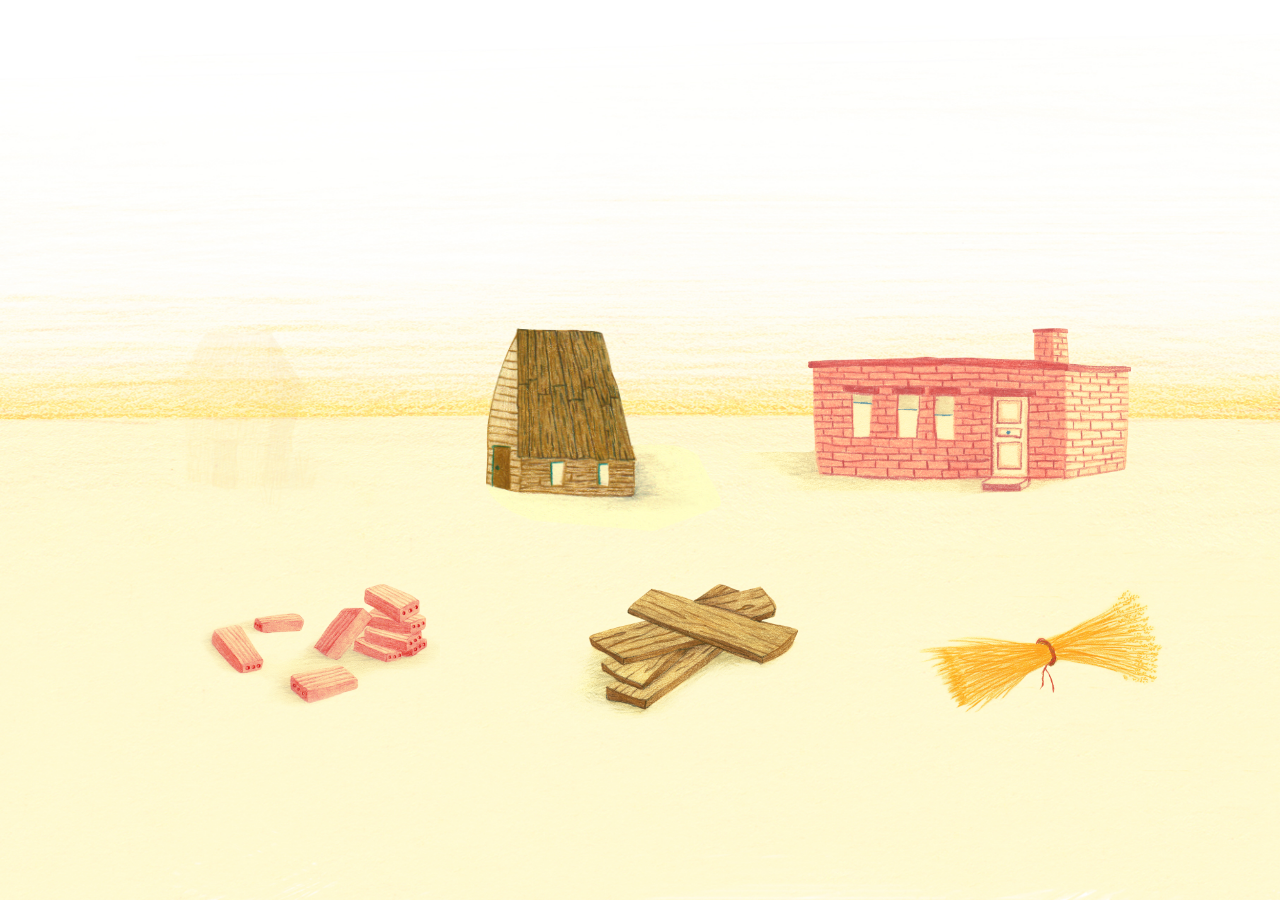
<file: index.html>
<!doctype html>
<html>
<head>
<meta charset="utf-8">
<title>Juego</title>

<script src="jquery-3.3.1.js"></script>
<script src="jquery-ui.js"></script>
<script src="code.js"></script>
<link rel="stylesheet" type="text/css" href="estilos.css">
<link href="https://fonts.googleapis.com/css?family=Patrick+Hand" rel="stylesheet">


</head>

<body>

	

<!--HOUSES-->

<div id="casas">
	<div id="casa-paja">
		<img src="images/casa_cerdito_perezoso.png">
	</div>
	<div id="casa-madera">
		<img src="images/casa_cerdito_gloton.png">
	</div>
	<div id="casa-ladrillo">
		<img src="images/casa_cerdito_trabajador.png">
	</div>
</div>

<!--MATERIALS-->
<div id="materiales">

	
	
	<div id="ladrillo">
		<img src="images/ladrillos.png">
	</div>
	<div id="madera">
		<img src="images/madera.png">
	</div>
	<div id="paja">
		<img src="images/paja.png">
		</div>
</div>



</body>
</html>
</file>
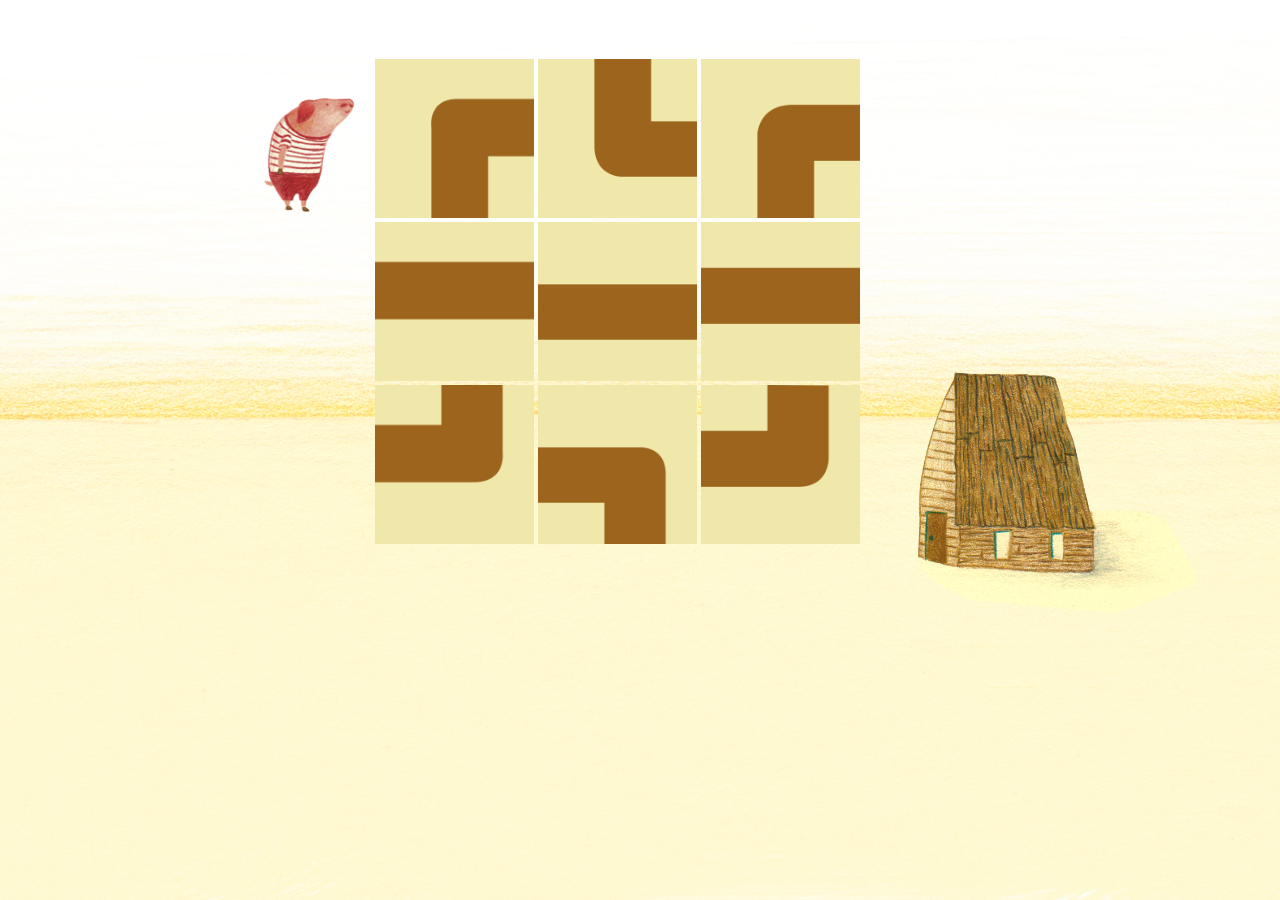
<file: juego2.html>
<!doctype html>
<html>
<head>
<meta charset="utf-8">
<title>Laberinto</title>

<script src="jquery-3.3.1.js"></script>
<script src="jquery-ui.js"></script>
<script src="code.js"></script>
<link rel="stylesheet" type="text/css" href="estilos.css">


</head>

<body>

<div id="cerdito">
	<img src="images/perezoso_perfil.png">
</div>
<div id="laberinto">
	<img id="pieza1" src="images/1.png">
	<img id="pieza2" src="images/2.png">
	<img id="pieza3" src="images/3.png">
	<img id="pieza4" src="images/4.png">
	<img id="pieza5" src="images/5.png">
	<img id="pieza6" src="images/6.png">
	<img id="pieza7" src="images/7.png">
	<img id="pieza8" src="images/8.png">
	<img id="pieza9" src="images/9.png">
</div>
<div id="casa">
	<img src="images/casa_cerdito_gloton.png">
</div>
	


</body>
</html>
</file>
<file: estilos.css>
@charset "utf-8";
/* CSS Document */

html{
	font-family: 'Patrick Hand', cursive;
	/*font-size: 4em;*/
	width: auto;
	height: auto;
}

body{
	background-image: url(images/casa_cerdito_perezoso_fondo.jpg);
	background-position: center, center;
	background-repeat: no-repeat;
	background-attachment: fixed;
	background-size: cover;
}

/*Houses*/

#casas{
	display: flex;
	justify-content:space-between;
	position: absolute;
	margin-top: 15%;
}
#casa-paja img{
	max-width: 40%;
  	height: auto;
  	opacity: 10%;
  	flex-grow: 1;
  	/*margin-left: 6%;*/
}
#casa-madera img{
	max-width: 40%;
  	height: auto;
  	opacity: 10%
  	flex-grow: 1;
  	margin-left: 15%;
}
#casa-ladrillo img{
	max-width: 60%;
  	height: auto;
  	opacity: 10%
  	flex-grow: 1;
  	/*margin-top: 0.5%;*/
}

/*Materials*/

#materiales{
	display: flex;
	justify-content:space-between;
	position: absolute;
	/*margin-top: 10%;*/
	margin-left: 10%;
}
#paja img{
	max-width: 50%;
  	height: auto;
  	flex-grow: 1;
}

#madera img{
	max-width: 50%;
  	height: auto;
  	flex-grow: 1;
  	
}

#ladrillo img{
	max-width: 50%;
  	height: auto;
  	flex-grow: 1;
}


/*LABERINTO*/
#cerdito img{
	position: absolute;
	max-width: 7%;
	padding-top: 7%;
	padding-left: 20%;
}


#laberinto{
	position: relative;
	margin-left: 25%;
	margin-right: 25%; 
	padding: 4%;
	max-width: 80%;
}
#laberinto img{
	position: relative;
	display: inline;
	max-width: 30%;
}

#casa img{
	position: relative;
	max-width: 22%;
	margin-top: -30%;
	margin-left: 72%;
}

/*MEDIA querys */

/*748px*/
@media	(min-width:748px){
#casas{
	margin-top: 40%;
	margin-left: 10%;
	margin-right: 10%
}
#casa-paja img{
	max-width: 70%;
}
#casa-madera img{
	max-width: 70%;
	margin-left: 25%;
}
#casa-ladrillo img{
	max-width: 95%;
}
/*Materials*/
#materiales{
	margin-top: 65%;
	margin-left: 15%;
}
#materiales img{
	max-width: 70%;
}



/*1024px*/
@media	(min-width:1024px){
#casas{
	margin-top: 25%;
}
#casa-paja img{
  	margin-left: 10%;
}
/*Materials*/
#materiales{
	margin-top: 45%;
}


/*1440px*/
@media	(min-width:1440px){
#casas{
	margin-top: 20%;
	max-width: 65%;
	margin-left: 15%;
	margin-right: 15%;
}
#casa-madera{
	margin-left: 10%;
}
#casa-ladrillo{
	margin-left: 5%;
}

/*Materials*/
#materiales{
	margin-top: 35%;
}
#materiales img{
	max-width: 50%;
}
</file>
